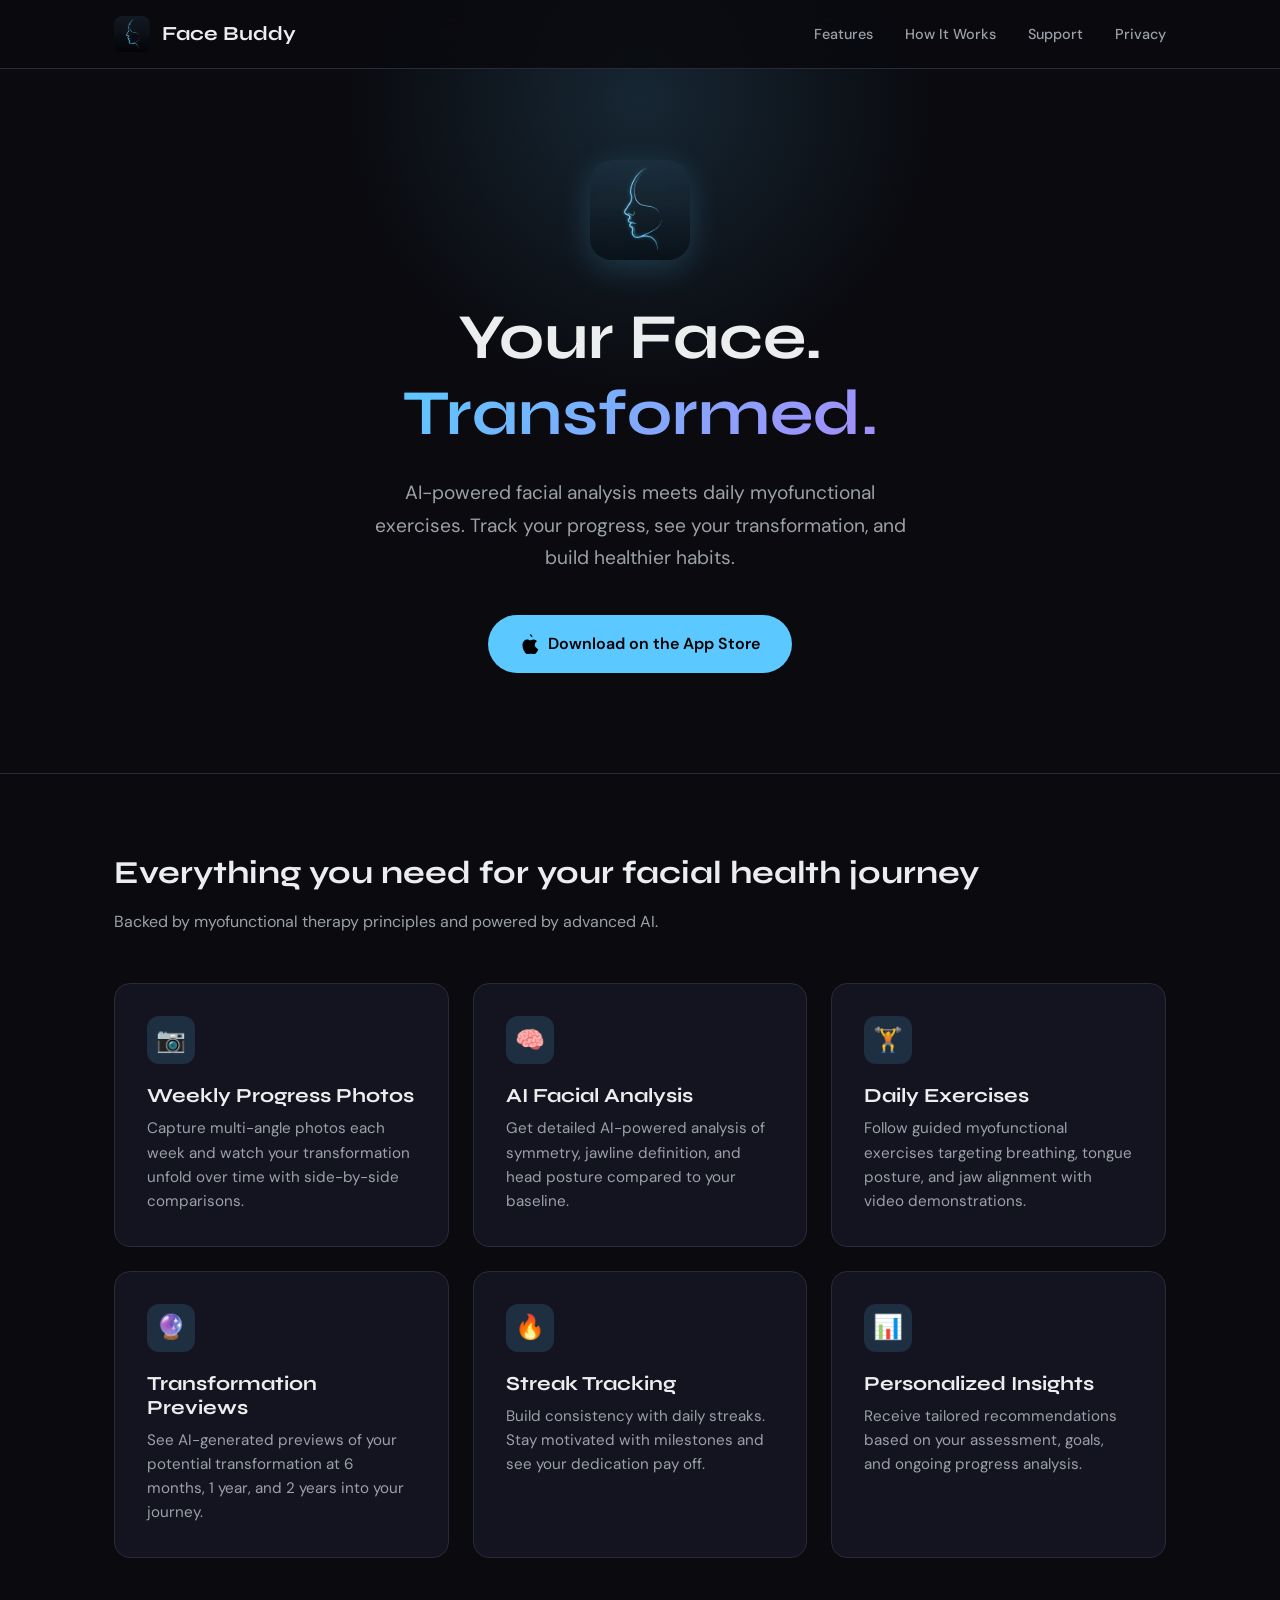
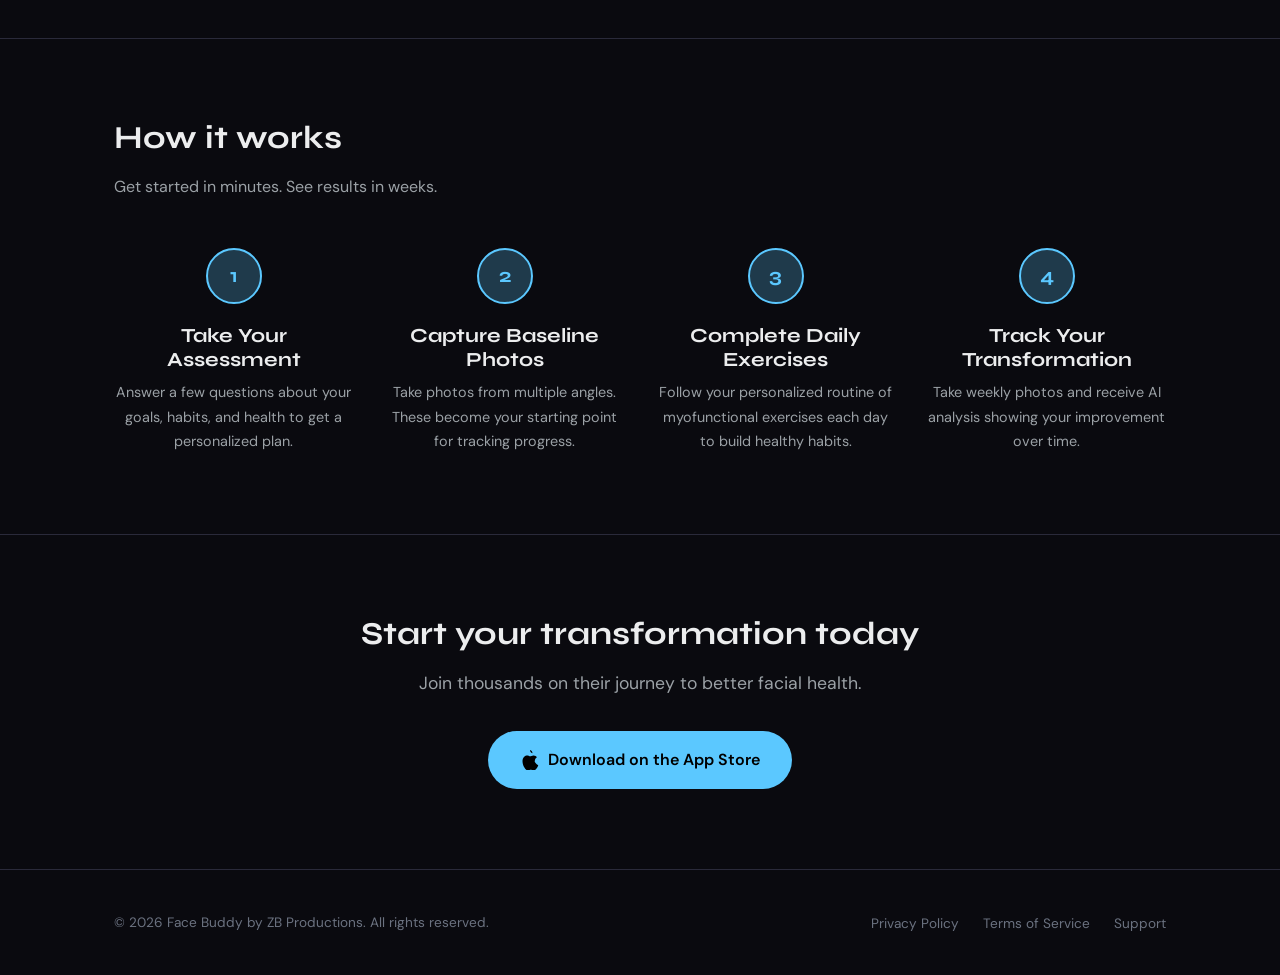
<file: index.html>
<!DOCTYPE html>
<html lang="en">
<head>
  <meta charset="UTF-8">
  <meta name="viewport" content="width=device-width, initial-scale=1.0">
  <title>Face Buddy — AI-Powered Facial Health & Transformation</title>
  <meta name="description" content="Track your facial transformation with AI-powered analysis, daily myofunctional exercises, and weekly progress photos. Start your journey today.">
  <meta property="og:title" content="Face Buddy — AI-Powered Facial Health & Transformation">
  <meta property="og:description" content="Track your facial transformation with AI-powered analysis and daily exercises.">
  <meta property="og:type" content="website">
  <meta property="og:url" content="https://tryfacebuddy.com">
  <link rel="icon" type="image/png" href="favicon.png">
  <link rel="stylesheet" href="styles.css">
</head>
<body>

  <!-- Navigation -->
  <nav class="nav">
    <div class="container">
      <a href="/" class="nav__logo">
        <img src="icon.png" alt="Face Buddy icon">
        Face Buddy
      </a>
      <ul class="nav__links">
        <li><a href="#features">Features</a></li>
        <li><a href="#how-it-works">How It Works</a></li>
        <li><a href="support.html">Support</a></li>
        <li><a href="privacy.html">Privacy</a></li>
      </ul>
    </div>
  </nav>

  <!-- Hero -->
  <section class="hero">
    <div class="container">
      <img src="icon.png" alt="Face Buddy App Icon" class="hero__app-icon">
      <h1>Your Face.<br><span>Transformed.</span></h1>
      <p class="hero__subtitle">
        AI-powered facial analysis meets daily myofunctional exercises.
        Track your progress, see your transformation, and build healthier habits.
      </p>
      <a href="#" class="hero__cta">
        <svg width="20" height="20" viewBox="0 0 384 512" fill="currentColor"><path d="M318.7 268.7c-.2-36.7 16.4-64.4 50-84.8-18.8-27.1-46.8-42.2-83.3-45.6-34.7-3.3-72.7 20.5-86.7 20.5-14.8 0-48.3-19.5-74.1-19.5C63.2 140.2 0 185.3 0 287.4c0 30.1 5.5 61.2 16.4 93.5 14.6 42.1 67.2 145.4 122 143.7 28.8-.7 49.1-20.6 74.3-20.6 24.5 0 43.4 20.6 74.3 20 56.4-1 102.4-92.4 116.2-134.7-73.3-34.8-109.5-111.2-84.5-121.6zM256 80c0-31.2-22.6-72-64-80 0 31.2 22.6 72 64 80z"/></svg>
        Download on the App Store
      </a>
    </div>
  </section>

  <!-- Features -->
  <section id="features" class="section section--bordered">
    <div class="container">
      <h2>Everything you need for your facial health journey</h2>
      <p>Backed by myofunctional therapy principles and powered by advanced AI.</p>

      <div class="features__grid">
        <div class="feature-card">
          <div class="feature-card__icon">&#128247;</div>
          <h3>Weekly Progress Photos</h3>
          <p>Capture multi-angle photos each week and watch your transformation unfold over time with side-by-side comparisons.</p>
        </div>

        <div class="feature-card">
          <div class="feature-card__icon">&#129504;</div>
          <h3>AI Facial Analysis</h3>
          <p>Get detailed AI-powered analysis of symmetry, jawline definition, and head posture compared to your baseline.</p>
        </div>

        <div class="feature-card">
          <div class="feature-card__icon">&#127947;</div>
          <h3>Daily Exercises</h3>
          <p>Follow guided myofunctional exercises targeting breathing, tongue posture, and jaw alignment with video demonstrations.</p>
        </div>

        <div class="feature-card">
          <div class="feature-card__icon">&#128302;</div>
          <h3>Transformation Previews</h3>
          <p>See AI-generated previews of your potential transformation at 6 months, 1 year, and 2 years into your journey.</p>
        </div>

        <div class="feature-card">
          <div class="feature-card__icon">&#128293;</div>
          <h3>Streak Tracking</h3>
          <p>Build consistency with daily streaks. Stay motivated with milestones and see your dedication pay off.</p>
        </div>

        <div class="feature-card">
          <div class="feature-card__icon">&#128202;</div>
          <h3>Personalized Insights</h3>
          <p>Receive tailored recommendations based on your assessment, goals, and ongoing progress analysis.</p>
        </div>
      </div>
    </div>
  </section>

  <!-- How It Works -->
  <section id="how-it-works" class="section section--bordered">
    <div class="container">
      <h2>How it works</h2>
      <p>Get started in minutes. See results in weeks.</p>

      <div class="steps">
        <div class="step">
          <div class="step__number">1</div>
          <h3>Take Your Assessment</h3>
          <p>Answer a few questions about your goals, habits, and health to get a personalized plan.</p>
        </div>

        <div class="step">
          <div class="step__number">2</div>
          <h3>Capture Baseline Photos</h3>
          <p>Take photos from multiple angles. These become your starting point for tracking progress.</p>
        </div>

        <div class="step">
          <div class="step__number">3</div>
          <h3>Complete Daily Exercises</h3>
          <p>Follow your personalized routine of myofunctional exercises each day to build healthy habits.</p>
        </div>

        <div class="step">
          <div class="step__number">4</div>
          <h3>Track Your Transformation</h3>
          <p>Take weekly photos and receive AI analysis showing your improvement over time.</p>
        </div>
      </div>
    </div>
  </section>

  <!-- CTA -->
  <section class="cta-section section--bordered">
    <div class="container">
      <h2>Start your transformation today</h2>
      <p>Join thousands on their journey to better facial health.</p>
      <a href="#" class="hero__cta">
        <svg width="20" height="20" viewBox="0 0 384 512" fill="currentColor"><path d="M318.7 268.7c-.2-36.7 16.4-64.4 50-84.8-18.8-27.1-46.8-42.2-83.3-45.6-34.7-3.3-72.7 20.5-86.7 20.5-14.8 0-48.3-19.5-74.1-19.5C63.2 140.2 0 185.3 0 287.4c0 30.1 5.5 61.2 16.4 93.5 14.6 42.1 67.2 145.4 122 143.7 28.8-.7 49.1-20.6 74.3-20.6 24.5 0 43.4 20.6 74.3 20 56.4-1 102.4-92.4 116.2-134.7-73.3-34.8-109.5-111.2-84.5-121.6zM256 80c0-31.2-22.6-72-64-80 0 31.2 22.6 72 64 80z"/></svg>
        Download on the App Store
      </a>
    </div>
  </section>

  <!-- Footer -->
  <footer class="footer">
    <div class="container">
      <span class="footer__copy">&copy; 2026 Face Buddy by ZB Productions. All rights reserved.</span>
      <ul class="footer__links">
        <li><a href="privacy.html">Privacy Policy</a></li>
        <li><a href="terms.html">Terms of Service</a></li>
        <li><a href="support.html">Support</a></li>
      </ul>
    </div>
  </footer>

</body>
</html>
</file>
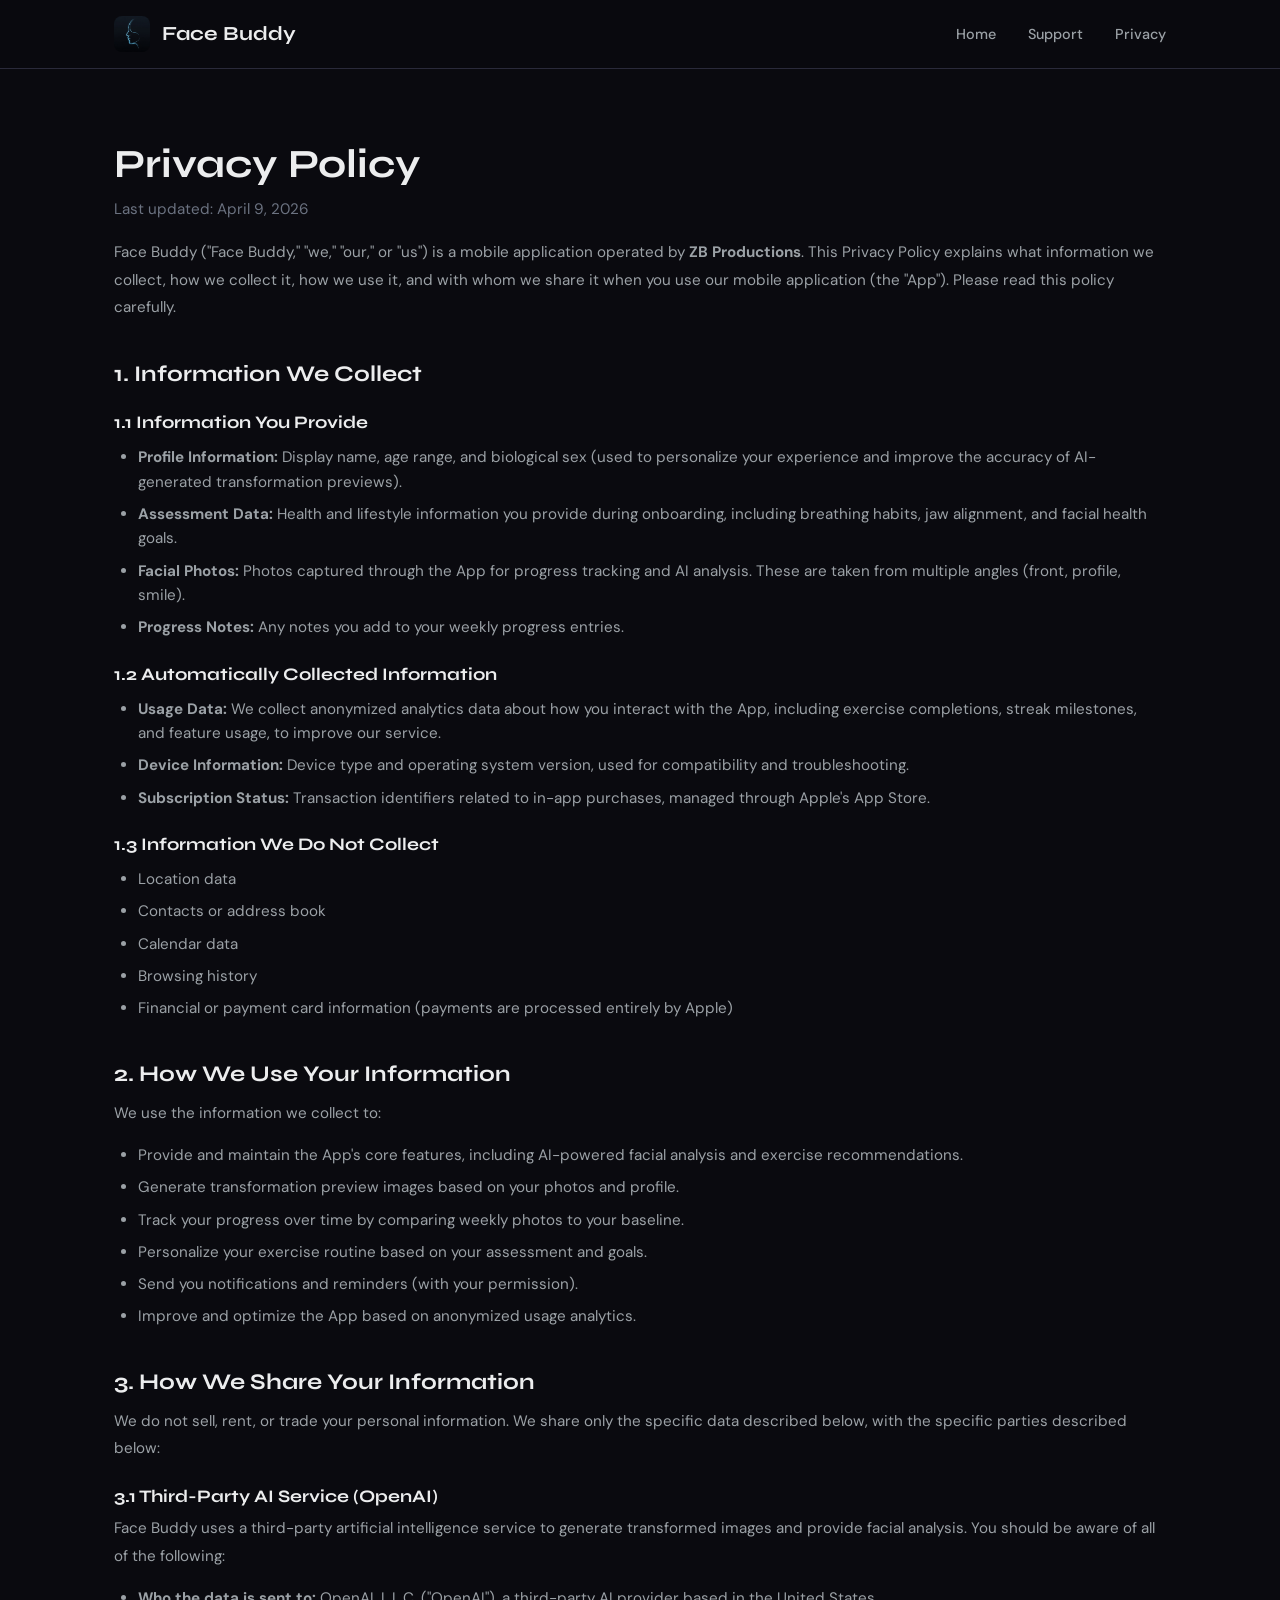
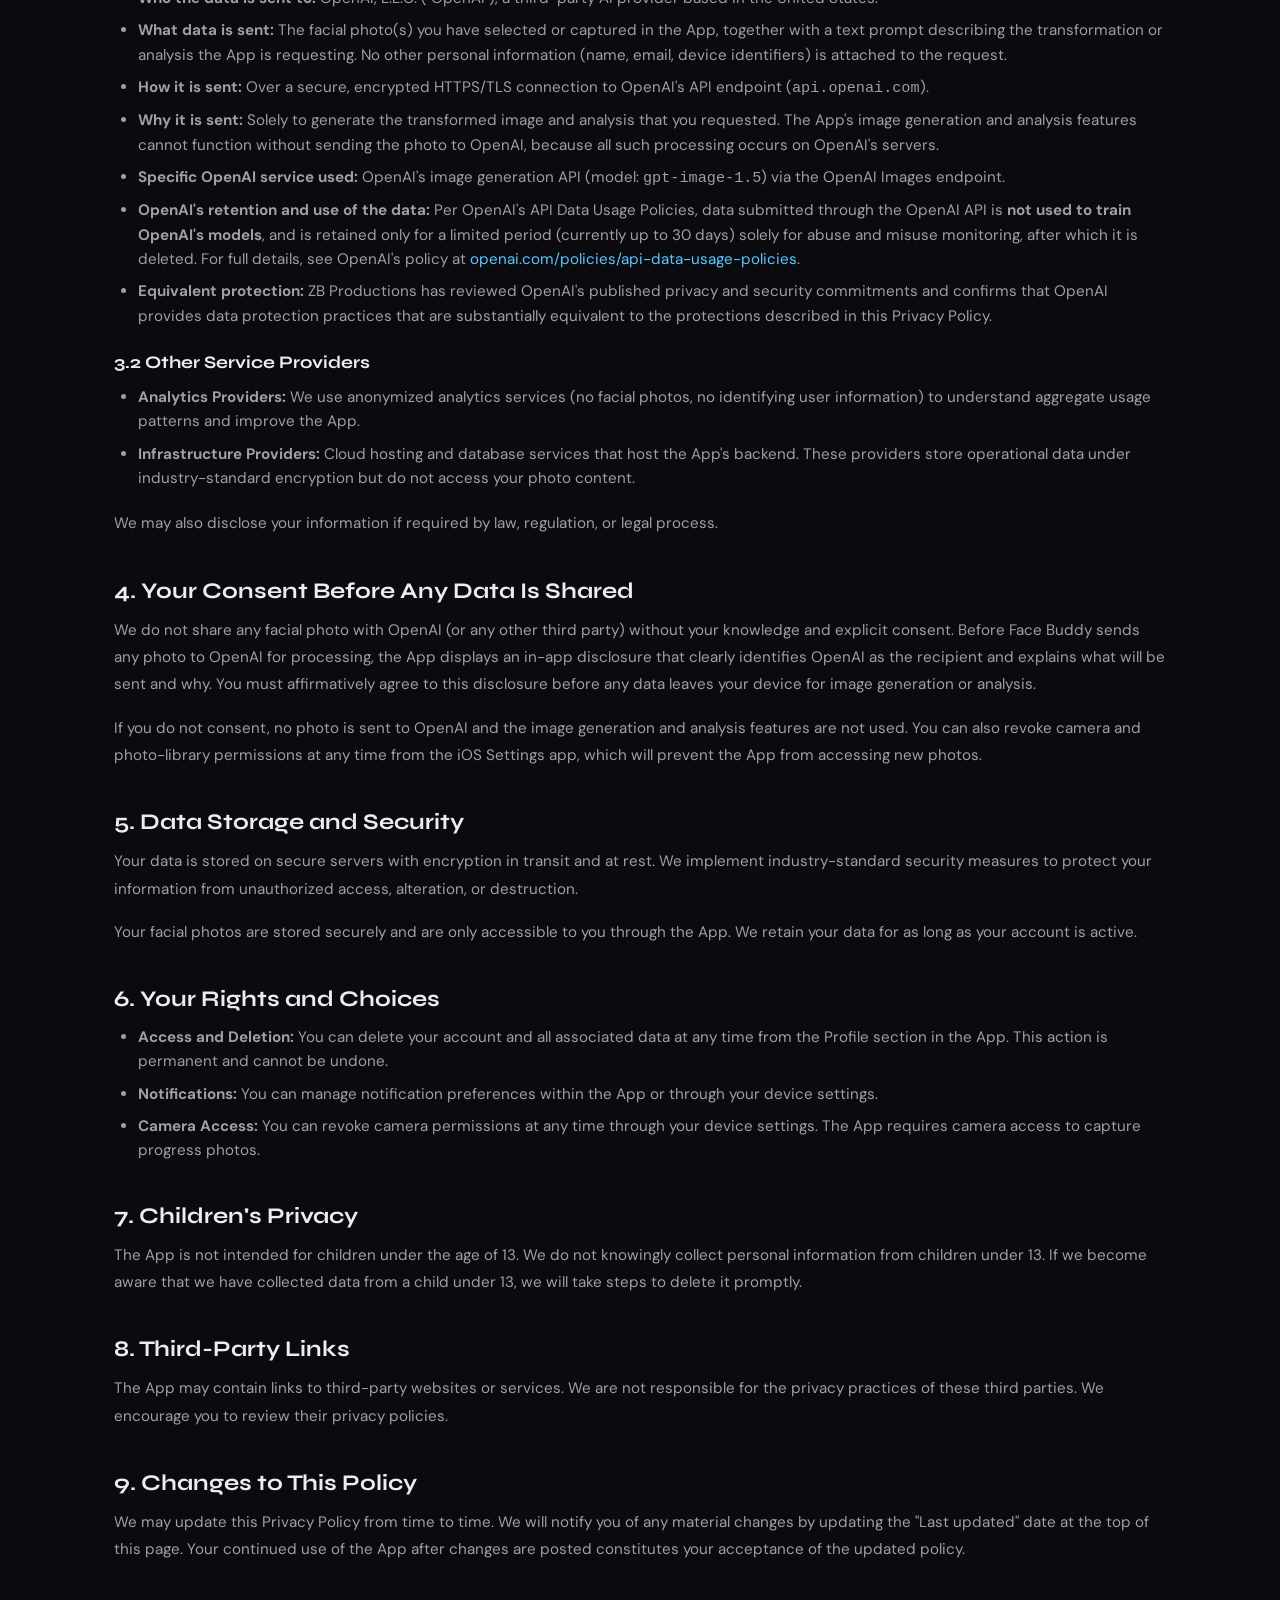
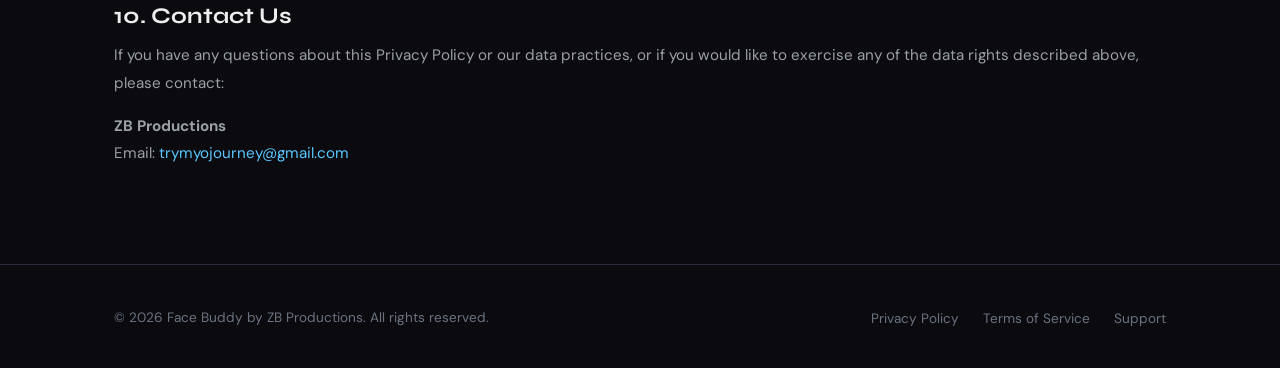
<file: privacy.html>
<!DOCTYPE html>
<html lang="en">
<head>
  <meta charset="UTF-8">
  <meta name="viewport" content="width=device-width, initial-scale=1.0">
  <title>Privacy Policy — Face Buddy</title>
  <meta name="description" content="Privacy Policy for Face Buddy — how we collect, use, and protect your data.">
  <link rel="icon" type="image/png" href="favicon.png">
  <link rel="stylesheet" href="styles.css">
</head>
<body>

  <!-- Navigation -->
  <nav class="nav">
    <div class="container">
      <a href="/" class="nav__logo">
        <img src="icon.png" alt="Face Buddy icon">
        Face Buddy
      </a>
      <ul class="nav__links">
        <li><a href="/">Home</a></li>
        <li><a href="support.html">Support</a></li>
        <li><a href="privacy.html">Privacy</a></li>
      </ul>
    </div>
  </nav>

  <!-- Privacy Policy -->
  <section class="legal">
    <div class="container">
      <h1>Privacy Policy</h1>
      <p class="legal__updated">Last updated: April 9, 2026</p>

      <p>Face Buddy ("Face Buddy," "we," "our," or "us") is a mobile application operated by <strong>ZB Productions</strong>. This Privacy Policy explains what information we collect, how we collect it, how we use it, and with whom we share it when you use our mobile application (the "App"). Please read this policy carefully.</p>

      <h2>1. Information We Collect</h2>

      <h3>1.1 Information You Provide</h3>
      <ul>
        <li><strong>Profile Information:</strong> Display name, age range, and biological sex (used to personalize your experience and improve the accuracy of AI-generated transformation previews).</li>
        <li><strong>Assessment Data:</strong> Health and lifestyle information you provide during onboarding, including breathing habits, jaw alignment, and facial health goals.</li>
        <li><strong>Facial Photos:</strong> Photos captured through the App for progress tracking and AI analysis. These are taken from multiple angles (front, profile, smile).</li>
        <li><strong>Progress Notes:</strong> Any notes you add to your weekly progress entries.</li>
      </ul>

      <h3>1.2 Automatically Collected Information</h3>
      <ul>
        <li><strong>Usage Data:</strong> We collect anonymized analytics data about how you interact with the App, including exercise completions, streak milestones, and feature usage, to improve our service.</li>
        <li><strong>Device Information:</strong> Device type and operating system version, used for compatibility and troubleshooting.</li>
        <li><strong>Subscription Status:</strong> Transaction identifiers related to in-app purchases, managed through Apple's App Store.</li>
      </ul>

      <h3>1.3 Information We Do Not Collect</h3>
      <ul>
        <li>Location data</li>
        <li>Contacts or address book</li>
        <li>Calendar data</li>
        <li>Browsing history</li>
        <li>Financial or payment card information (payments are processed entirely by Apple)</li>
      </ul>

      <h2>2. How We Use Your Information</h2>
      <p>We use the information we collect to:</p>
      <ul>
        <li>Provide and maintain the App's core features, including AI-powered facial analysis and exercise recommendations.</li>
        <li>Generate transformation preview images based on your photos and profile.</li>
        <li>Track your progress over time by comparing weekly photos to your baseline.</li>
        <li>Personalize your exercise routine based on your assessment and goals.</li>
        <li>Send you notifications and reminders (with your permission).</li>
        <li>Improve and optimize the App based on anonymized usage analytics.</li>
      </ul>

      <h2>3. How We Share Your Information</h2>
      <p>We do not sell, rent, or trade your personal information. We share only the specific data described below, with the specific parties described below:</p>

      <h3>3.1 Third-Party AI Service (OpenAI)</h3>
      <p>Face Buddy uses a third-party artificial intelligence service to generate transformed images and provide facial analysis. You should be aware of all of the following:</p>
      <ul>
        <li><strong>Who the data is sent to:</strong> OpenAI, L.L.C. ("OpenAI"), a third-party AI provider based in the United States.</li>
        <li><strong>What data is sent:</strong> The facial photo(s) you have selected or captured in the App, together with a text prompt describing the transformation or analysis the App is requesting. No other personal information (name, email, device identifiers) is attached to the request.</li>
        <li><strong>How it is sent:</strong> Over a secure, encrypted HTTPS/TLS connection to OpenAI's API endpoint (<code>api.openai.com</code>).</li>
        <li><strong>Why it is sent:</strong> Solely to generate the transformed image and analysis that you requested. The App's image generation and analysis features cannot function without sending the photo to OpenAI, because all such processing occurs on OpenAI's servers.</li>
        <li><strong>Specific OpenAI service used:</strong> OpenAI's image generation API (model: <code>gpt-image-1.5</code>) via the OpenAI Images endpoint.</li>
        <li><strong>OpenAI's retention and use of the data:</strong> Per OpenAI's API Data Usage Policies, data submitted through the OpenAI API is <strong>not used to train OpenAI's models</strong>, and is retained only for a limited period (currently up to 30 days) solely for abuse and misuse monitoring, after which it is deleted. For full details, see OpenAI's policy at <a href="https://openai.com/policies/api-data-usage-policies" target="_blank" rel="noopener">openai.com/policies/api-data-usage-policies</a>.</li>
        <li><strong>Equivalent protection:</strong> ZB Productions has reviewed OpenAI's published privacy and security commitments and confirms that OpenAI provides data protection practices that are substantially equivalent to the protections described in this Privacy Policy.</li>
      </ul>

      <h3>3.2 Other Service Providers</h3>
      <ul>
        <li><strong>Analytics Providers:</strong> We use anonymized analytics services (no facial photos, no identifying user information) to understand aggregate usage patterns and improve the App.</li>
        <li><strong>Infrastructure Providers:</strong> Cloud hosting and database services that host the App's backend. These providers store operational data under industry-standard encryption but do not access your photo content.</li>
      </ul>

      <p>We may also disclose your information if required by law, regulation, or legal process.</p>

      <h2>4. Your Consent Before Any Data Is Shared</h2>
      <p>We do not share any facial photo with OpenAI (or any other third party) without your knowledge and explicit consent. Before Face Buddy sends any photo to OpenAI for processing, the App displays an in-app disclosure that clearly identifies OpenAI as the recipient and explains what will be sent and why. You must affirmatively agree to this disclosure before any data leaves your device for image generation or analysis.</p>
      <p>If you do not consent, no photo is sent to OpenAI and the image generation and analysis features are not used. You can also revoke camera and photo-library permissions at any time from the iOS Settings app, which will prevent the App from accessing new photos.</p>

      <h2>5. Data Storage and Security</h2>
      <p>Your data is stored on secure servers with encryption in transit and at rest. We implement industry-standard security measures to protect your information from unauthorized access, alteration, or destruction.</p>
      <p>Your facial photos are stored securely and are only accessible to you through the App. We retain your data for as long as your account is active.</p>

      <h2>6. Your Rights and Choices</h2>
      <ul>
        <li><strong>Access and Deletion:</strong> You can delete your account and all associated data at any time from the Profile section in the App. This action is permanent and cannot be undone.</li>
        <li><strong>Notifications:</strong> You can manage notification preferences within the App or through your device settings.</li>
        <li><strong>Camera Access:</strong> You can revoke camera permissions at any time through your device settings. The App requires camera access to capture progress photos.</li>
      </ul>

      <h2>7. Children's Privacy</h2>
      <p>The App is not intended for children under the age of 13. We do not knowingly collect personal information from children under 13. If we become aware that we have collected data from a child under 13, we will take steps to delete it promptly.</p>

      <h2>8. Third-Party Links</h2>
      <p>The App may contain links to third-party websites or services. We are not responsible for the privacy practices of these third parties. We encourage you to review their privacy policies.</p>

      <h2>9. Changes to This Policy</h2>
      <p>We may update this Privacy Policy from time to time. We will notify you of any material changes by updating the "Last updated" date at the top of this page. Your continued use of the App after changes are posted constitutes your acceptance of the updated policy.</p>

      <h2>10. Contact Us</h2>
      <p>If you have any questions about this Privacy Policy or our data practices, or if you would like to exercise any of the data rights described above, please contact:</p>
      <p>
        <strong>ZB Productions</strong><br>
        Email: <a href="mailto:trymyojourney@gmail.com">trymyojourney@gmail.com</a>
      </p>
    </div>
  </section>

  <!-- Footer -->
  <footer class="footer">
    <div class="container">
      <span class="footer__copy">&copy; 2026 Face Buddy by ZB Productions. All rights reserved.</span>
      <ul class="footer__links">
        <li><a href="privacy.html">Privacy Policy</a></li>
        <li><a href="terms.html">Terms of Service</a></li>
        <li><a href="support.html">Support</a></li>
      </ul>
    </div>
  </footer>

</body>
</html>
</file>
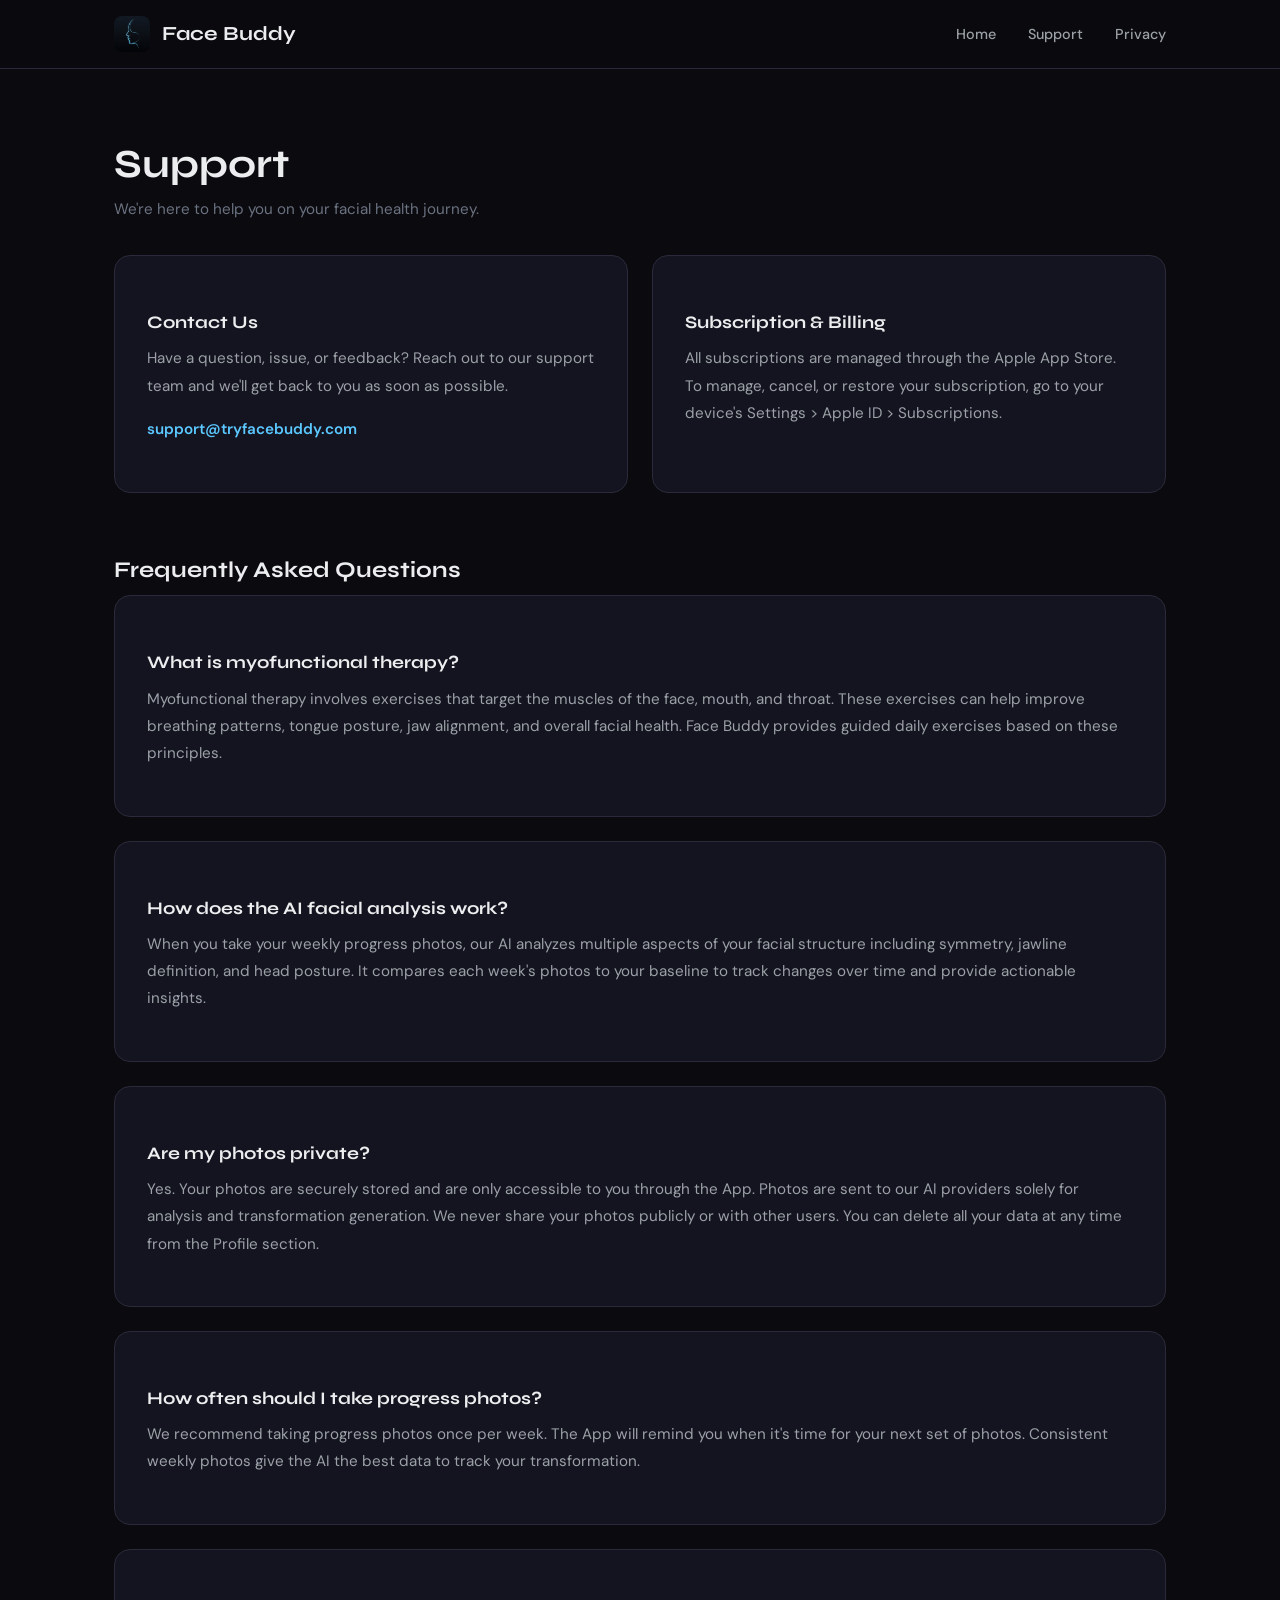
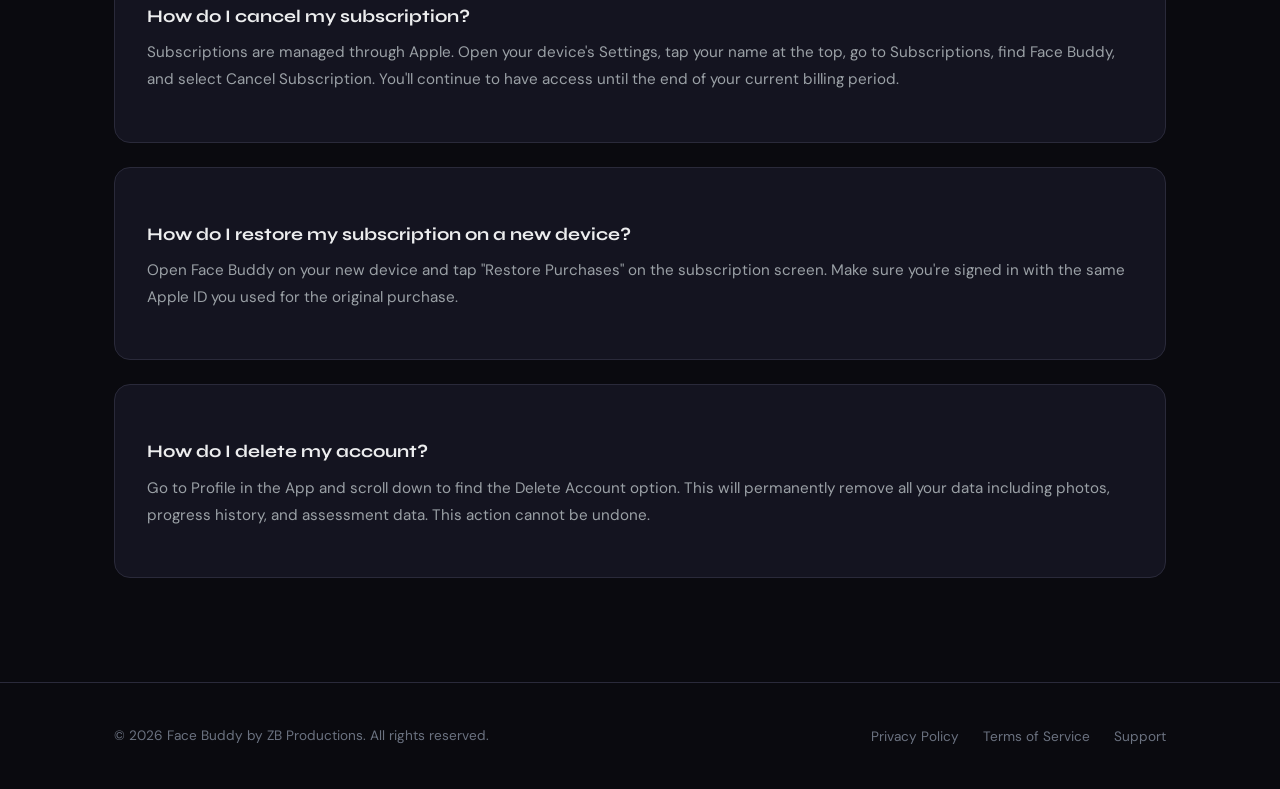
<file: support.html>
<!DOCTYPE html>
<html lang="en">
<head>
  <meta charset="UTF-8">
  <meta name="viewport" content="width=device-width, initial-scale=1.0">
  <title>Support — Face Buddy</title>
  <meta name="description" content="Get help with Face Buddy. Contact our support team or find answers to common questions.">
  <link rel="icon" type="image/png" href="favicon.png">
  <link rel="stylesheet" href="styles.css">
</head>
<body>

  <!-- Navigation -->
  <nav class="nav">
    <div class="container">
      <a href="/" class="nav__logo">
        <img src="icon.png" alt="Face Buddy icon">
        Face Buddy
      </a>
      <ul class="nav__links">
        <li><a href="/">Home</a></li>
        <li><a href="support.html">Support</a></li>
        <li><a href="privacy.html">Privacy</a></li>
      </ul>
    </div>
  </nav>

  <!-- Support Content -->
  <section class="legal">
    <div class="container">
      <h1>Support</h1>
      <p class="legal__updated">We're here to help you on your facial health journey.</p>

      <div class="support-grid">
        <div class="support-card">
          <h3>Contact Us</h3>
          <p>Have a question, issue, or feedback? Reach out to our support team and we'll get back to you as soon as possible.</p>
          <p><a href="mailto:support@tryfacebuddy.com">support@tryfacebuddy.com</a></p>
        </div>

        <div class="support-card">
          <h3>Subscription & Billing</h3>
          <p>All subscriptions are managed through the Apple App Store. To manage, cancel, or restore your subscription, go to your device's Settings > Apple ID > Subscriptions.</p>
        </div>
      </div>

      <h2>Frequently Asked Questions</h2>

      <div class="support-card">
        <h3>What is myofunctional therapy?</h3>
        <p>Myofunctional therapy involves exercises that target the muscles of the face, mouth, and throat. These exercises can help improve breathing patterns, tongue posture, jaw alignment, and overall facial health. Face Buddy provides guided daily exercises based on these principles.</p>
      </div>

      <div class="support-card">
        <h3>How does the AI facial analysis work?</h3>
        <p>When you take your weekly progress photos, our AI analyzes multiple aspects of your facial structure including symmetry, jawline definition, and head posture. It compares each week's photos to your baseline to track changes over time and provide actionable insights.</p>
      </div>

      <div class="support-card">
        <h3>Are my photos private?</h3>
        <p>Yes. Your photos are securely stored and are only accessible to you through the App. Photos are sent to our AI providers solely for analysis and transformation generation. We never share your photos publicly or with other users. You can delete all your data at any time from the Profile section.</p>
      </div>

      <div class="support-card">
        <h3>How often should I take progress photos?</h3>
        <p>We recommend taking progress photos once per week. The App will remind you when it's time for your next set of photos. Consistent weekly photos give the AI the best data to track your transformation.</p>
      </div>

      <div class="support-card">
        <h3>How do I cancel my subscription?</h3>
        <p>Subscriptions are managed through Apple. Open your device's Settings, tap your name at the top, go to Subscriptions, find Face Buddy, and select Cancel Subscription. You'll continue to have access until the end of your current billing period.</p>
      </div>

      <div class="support-card">
        <h3>How do I restore my subscription on a new device?</h3>
        <p>Open Face Buddy on your new device and tap "Restore Purchases" on the subscription screen. Make sure you're signed in with the same Apple ID you used for the original purchase.</p>
      </div>

      <div class="support-card">
        <h3>How do I delete my account?</h3>
        <p>Go to Profile in the App and scroll down to find the Delete Account option. This will permanently remove all your data including photos, progress history, and assessment data. This action cannot be undone.</p>
      </div>

    </div>
  </section>

  <!-- Footer -->
  <footer class="footer">
    <div class="container">
      <span class="footer__copy">&copy; 2026 Face Buddy by ZB Productions. All rights reserved.</span>
      <ul class="footer__links">
        <li><a href="privacy.html">Privacy Policy</a></li>
        <li><a href="terms.html">Terms of Service</a></li>
        <li><a href="support.html">Support</a></li>
      </ul>
    </div>
  </footer>

</body>
</html>
</file>
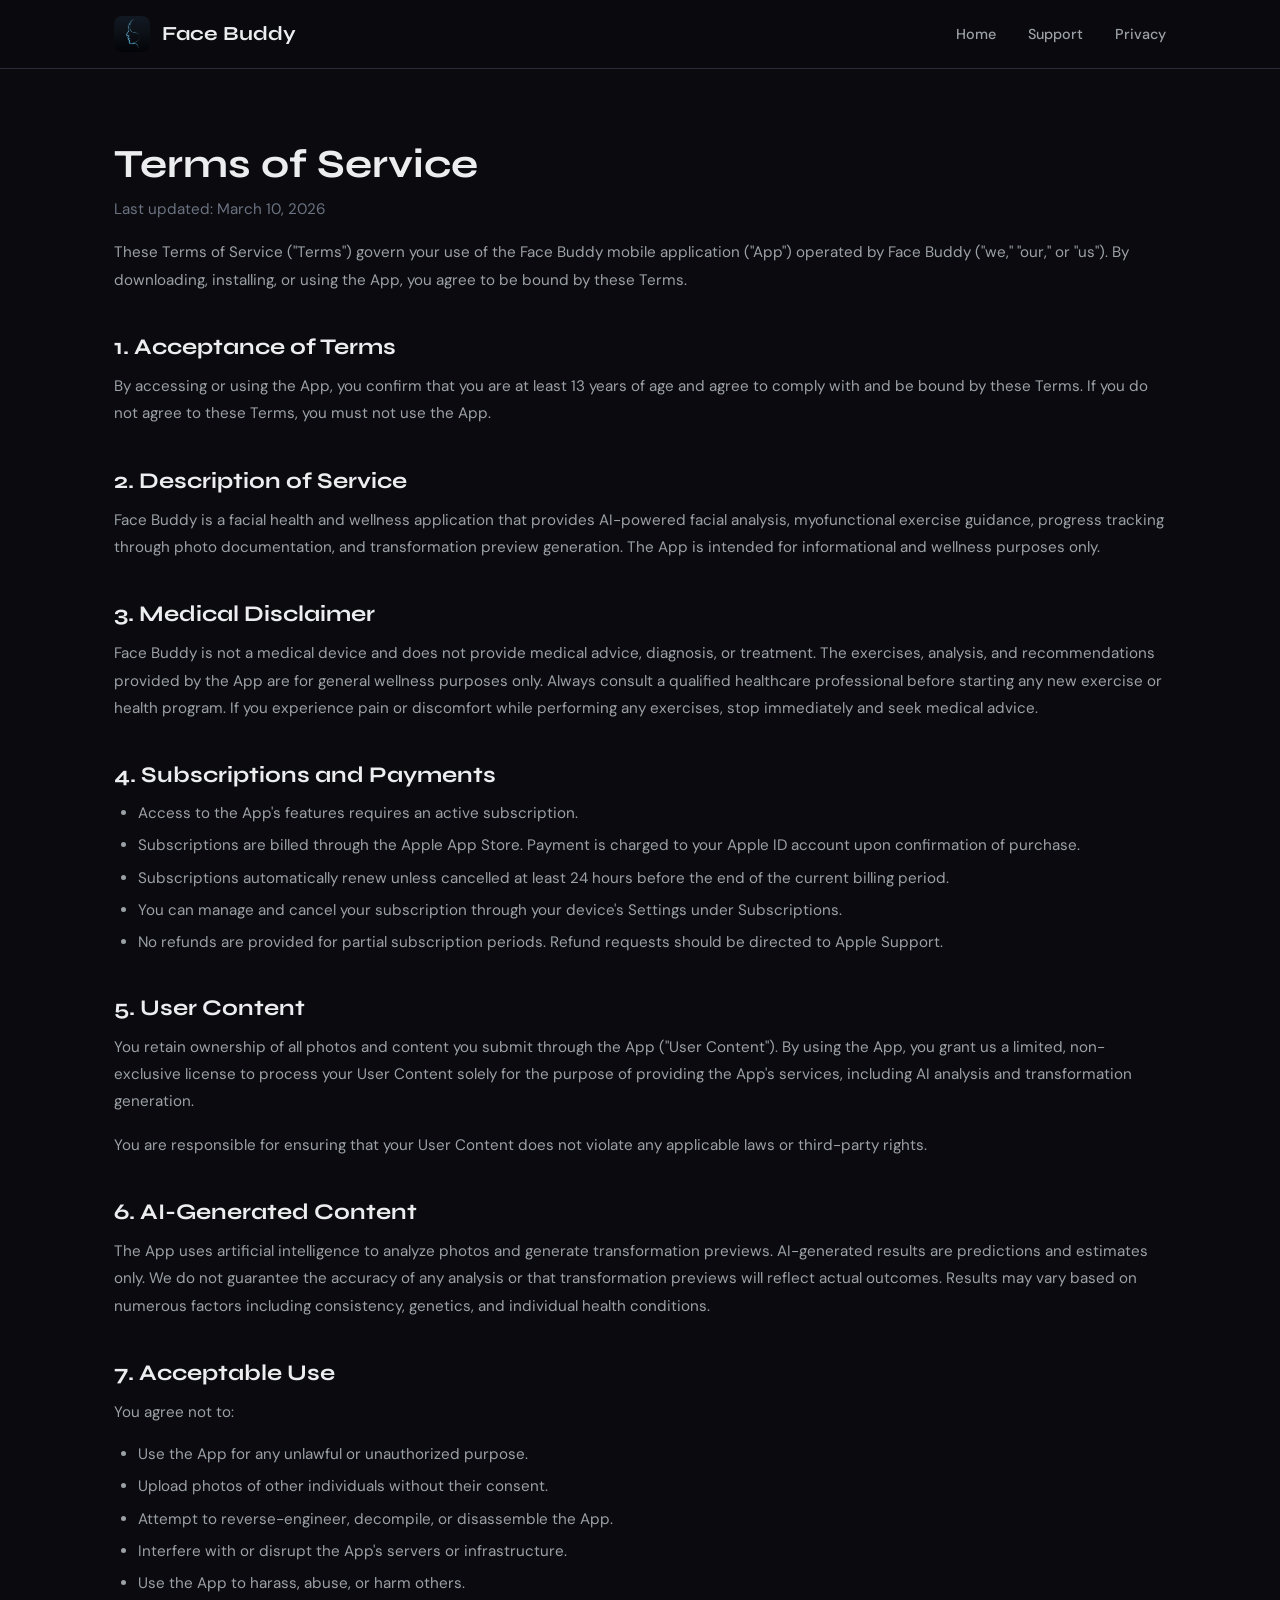
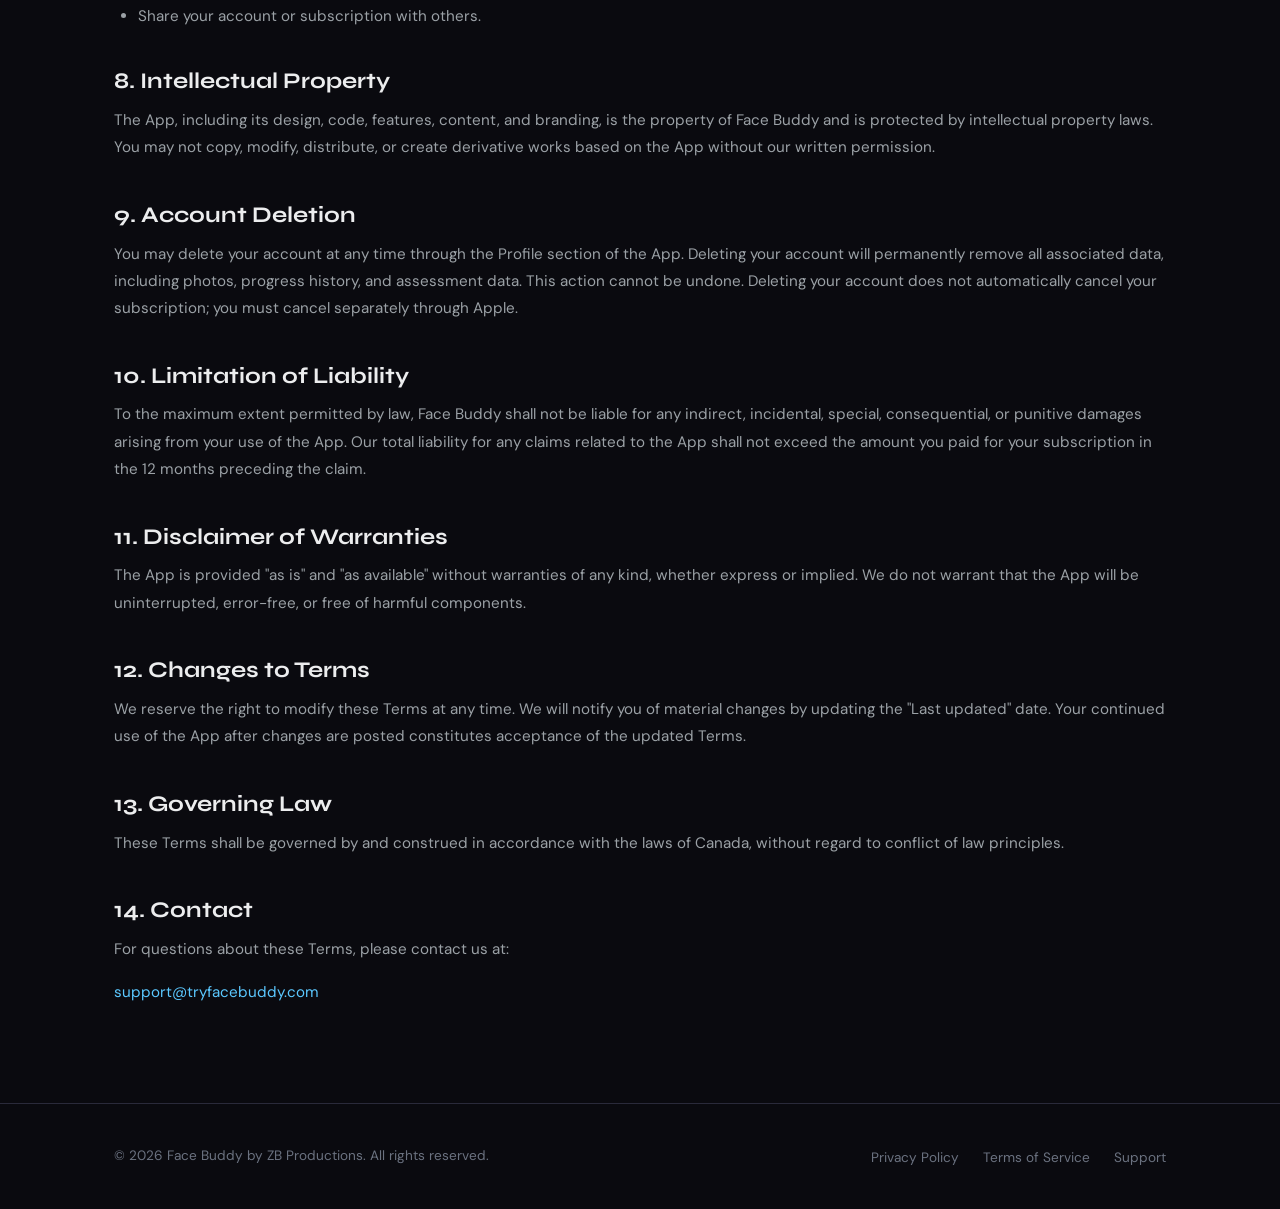
<file: terms.html>
<!DOCTYPE html>
<html lang="en">
<head>
  <meta charset="UTF-8">
  <meta name="viewport" content="width=device-width, initial-scale=1.0">
  <title>Terms of Service — Face Buddy</title>
  <meta name="description" content="Terms of Service for Face Buddy.">
  <link rel="icon" type="image/png" href="favicon.png">
  <link rel="stylesheet" href="styles.css">
</head>
<body>

  <!-- Navigation -->
  <nav class="nav">
    <div class="container">
      <a href="/" class="nav__logo">
        <img src="icon.png" alt="Face Buddy icon">
        Face Buddy
      </a>
      <ul class="nav__links">
        <li><a href="/">Home</a></li>
        <li><a href="support.html">Support</a></li>
        <li><a href="privacy.html">Privacy</a></li>
      </ul>
    </div>
  </nav>

  <!-- Terms of Service -->
  <section class="legal">
    <div class="container">
      <h1>Terms of Service</h1>
      <p class="legal__updated">Last updated: March 10, 2026</p>

      <p>These Terms of Service ("Terms") govern your use of the Face Buddy mobile application ("App") operated by Face Buddy ("we," "our," or "us"). By downloading, installing, or using the App, you agree to be bound by these Terms.</p>

      <h2>1. Acceptance of Terms</h2>
      <p>By accessing or using the App, you confirm that you are at least 13 years of age and agree to comply with and be bound by these Terms. If you do not agree to these Terms, you must not use the App.</p>

      <h2>2. Description of Service</h2>
      <p>Face Buddy is a facial health and wellness application that provides AI-powered facial analysis, myofunctional exercise guidance, progress tracking through photo documentation, and transformation preview generation. The App is intended for informational and wellness purposes only.</p>

      <h2>3. Medical Disclaimer</h2>
      <p>Face Buddy is not a medical device and does not provide medical advice, diagnosis, or treatment. The exercises, analysis, and recommendations provided by the App are for general wellness purposes only. Always consult a qualified healthcare professional before starting any new exercise or health program. If you experience pain or discomfort while performing any exercises, stop immediately and seek medical advice.</p>

      <h2>4. Subscriptions and Payments</h2>
      <ul>
        <li>Access to the App's features requires an active subscription.</li>
        <li>Subscriptions are billed through the Apple App Store. Payment is charged to your Apple ID account upon confirmation of purchase.</li>
        <li>Subscriptions automatically renew unless cancelled at least 24 hours before the end of the current billing period.</li>
        <li>You can manage and cancel your subscription through your device's Settings under Subscriptions.</li>
        <li>No refunds are provided for partial subscription periods. Refund requests should be directed to Apple Support.</li>
      </ul>

      <h2>5. User Content</h2>
      <p>You retain ownership of all photos and content you submit through the App ("User Content"). By using the App, you grant us a limited, non-exclusive license to process your User Content solely for the purpose of providing the App's services, including AI analysis and transformation generation.</p>
      <p>You are responsible for ensuring that your User Content does not violate any applicable laws or third-party rights.</p>

      <h2>6. AI-Generated Content</h2>
      <p>The App uses artificial intelligence to analyze photos and generate transformation previews. AI-generated results are predictions and estimates only. We do not guarantee the accuracy of any analysis or that transformation previews will reflect actual outcomes. Results may vary based on numerous factors including consistency, genetics, and individual health conditions.</p>

      <h2>7. Acceptable Use</h2>
      <p>You agree not to:</p>
      <ul>
        <li>Use the App for any unlawful or unauthorized purpose.</li>
        <li>Upload photos of other individuals without their consent.</li>
        <li>Attempt to reverse-engineer, decompile, or disassemble the App.</li>
        <li>Interfere with or disrupt the App's servers or infrastructure.</li>
        <li>Use the App to harass, abuse, or harm others.</li>
        <li>Share your account or subscription with others.</li>
      </ul>

      <h2>8. Intellectual Property</h2>
      <p>The App, including its design, code, features, content, and branding, is the property of Face Buddy and is protected by intellectual property laws. You may not copy, modify, distribute, or create derivative works based on the App without our written permission.</p>

      <h2>9. Account Deletion</h2>
      <p>You may delete your account at any time through the Profile section of the App. Deleting your account will permanently remove all associated data, including photos, progress history, and assessment data. This action cannot be undone. Deleting your account does not automatically cancel your subscription; you must cancel separately through Apple.</p>

      <h2>10. Limitation of Liability</h2>
      <p>To the maximum extent permitted by law, Face Buddy shall not be liable for any indirect, incidental, special, consequential, or punitive damages arising from your use of the App. Our total liability for any claims related to the App shall not exceed the amount you paid for your subscription in the 12 months preceding the claim.</p>

      <h2>11. Disclaimer of Warranties</h2>
      <p>The App is provided "as is" and "as available" without warranties of any kind, whether express or implied. We do not warrant that the App will be uninterrupted, error-free, or free of harmful components.</p>

      <h2>12. Changes to Terms</h2>
      <p>We reserve the right to modify these Terms at any time. We will notify you of material changes by updating the "Last updated" date. Your continued use of the App after changes are posted constitutes acceptance of the updated Terms.</p>

      <h2>13. Governing Law</h2>
      <p>These Terms shall be governed by and construed in accordance with the laws of Canada, without regard to conflict of law principles.</p>

      <h2>14. Contact</h2>
      <p>For questions about these Terms, please contact us at:</p>
      <p><a href="mailto:support@tryfacebuddy.com">support@tryfacebuddy.com</a></p>
    </div>
  </section>

  <!-- Footer -->
  <footer class="footer">
    <div class="container">
      <span class="footer__copy">&copy; 2026 Face Buddy by ZB Productions. All rights reserved.</span>
      <ul class="footer__links">
        <li><a href="privacy.html">Privacy Policy</a></li>
        <li><a href="terms.html">Terms of Service</a></li>
        <li><a href="support.html">Support</a></li>
      </ul>
    </div>
  </footer>

</body>
</html>
</file>
<file: styles.css>
/* ============================================
   Face Buddy Website — Global Styles
   ============================================ */

@import url('https://fonts.googleapis.com/css2?family=DM+Sans:ital,opsz,wght@0,9..40,400;0,9..40,500;0,9..40,600;0,9..40,700;1,9..40,400&family=Syne:wght@600;700;800&display=swap');

/* Reset */
*, *::before, *::after {
  margin: 0;
  padding: 0;
  box-sizing: border-box;
}

:root {
  --bg-root: #0A0A0F;
  --bg-default: #141420;
  --bg-secondary: #1E1E2E;
  --border: #2A2A3A;
  --border-light: #3A3A4A;
  --text-primary: #ECEDEE;
  --text-secondary: #9BA1A6;
  --text-tertiary: #6B7280;
  --blue-500: #5BC8FF;
  --blue-600: #3AB8F0;
  --blue-glow: rgba(91, 200, 255, 0.15);
  --blue-glow-strong: rgba(91, 200, 255, 0.25);
  --success: #86EFAC;
  --warning: #FDE68A;
  --error: #FCA5A5;
  --radius-sm: 8px;
  --radius-md: 12px;
  --radius-lg: 16px;
  --radius-xl: 24px;
}

html {
  scroll-behavior: smooth;
}

body {
  font-family: 'DM Sans', -apple-system, BlinkMacSystemFont, sans-serif;
  background-color: var(--bg-root);
  color: var(--text-primary);
  line-height: 1.6;
  -webkit-font-smoothing: antialiased;
  -moz-osx-font-smoothing: grayscale;
}

a {
  color: var(--blue-500);
  text-decoration: none;
  transition: color 0.2s;
}

a:hover {
  color: var(--blue-600);
}

img {
  max-width: 100%;
  height: auto;
}

/* ============================================
   Typography
   ============================================ */

h1, h2, h3 {
  font-family: 'Syne', sans-serif;
  font-weight: 700;
  line-height: 1.2;
}

h1 { font-size: 3rem; }
h2 { font-size: 2rem; margin-bottom: 1rem; }
h3 { font-size: 1.25rem; margin-bottom: 0.5rem; }

p {
  color: var(--text-secondary);
  line-height: 1.7;
}

/* ============================================
   Layout
   ============================================ */

.container {
  max-width: 1100px;
  margin: 0 auto;
  padding: 0 24px;
}

.section {
  padding: 80px 0;
}

.section--bordered {
  border-top: 1px solid var(--border);
}

/* ============================================
   Navigation
   ============================================ */

.nav {
  position: fixed;
  top: 0;
  left: 0;
  right: 0;
  z-index: 100;
  padding: 16px 0;
  background: rgba(10, 10, 15, 0.85);
  backdrop-filter: blur(20px);
  -webkit-backdrop-filter: blur(20px);
  border-bottom: 1px solid var(--border);
}

.nav .container {
  display: flex;
  align-items: center;
  justify-content: space-between;
}

.nav__logo {
  display: flex;
  align-items: center;
  gap: 12px;
  font-family: 'Syne', sans-serif;
  font-weight: 700;
  font-size: 1.25rem;
  color: var(--text-primary);
}

.nav__logo img {
  width: 36px;
  height: 36px;
  border-radius: 8px;
}

.nav__links {
  display: flex;
  align-items: center;
  gap: 32px;
  list-style: none;
}

.nav__links a {
  color: var(--text-secondary);
  font-size: 0.9rem;
  font-weight: 500;
  transition: color 0.2s;
}

.nav__links a:hover {
  color: var(--text-primary);
}

/* ============================================
   Hero
   ============================================ */

.hero {
  padding: 160px 0 100px;
  text-align: center;
  position: relative;
  overflow: hidden;
}

.hero::before {
  content: '';
  position: absolute;
  top: -200px;
  left: 50%;
  transform: translateX(-50%);
  width: 600px;
  height: 600px;
  background: radial-gradient(circle, var(--blue-glow) 0%, transparent 70%);
  pointer-events: none;
}

.hero h1 {
  font-size: clamp(2.5rem, 6vw, 4rem);
  margin-bottom: 24px;
  position: relative;
}

.hero h1 span {
  background: linear-gradient(135deg, var(--blue-500), #A78BFA);
  -webkit-background-clip: text;
  -webkit-text-fill-color: transparent;
  background-clip: text;
}

.hero__subtitle {
  font-size: 1.2rem;
  color: var(--text-secondary);
  max-width: 560px;
  margin: 0 auto 40px;
  line-height: 1.7;
}

.hero__cta {
  display: inline-flex;
  align-items: center;
  gap: 8px;
  padding: 16px 32px;
  background: var(--blue-500);
  color: #000;
  font-weight: 600;
  font-size: 1rem;
  border-radius: 50px;
  transition: background 0.2s, transform 0.15s;
}

.hero__cta:hover {
  background: var(--blue-600);
  color: #000;
  transform: translateY(-1px);
}

.hero__app-icon {
  width: 100px;
  height: 100px;
  border-radius: 22px;
  margin: 0 auto 32px;
  box-shadow: 0 8px 32px rgba(91, 200, 255, 0.2);
}

/* ============================================
   Features
   ============================================ */

.features__grid {
  display: grid;
  grid-template-columns: repeat(auto-fit, minmax(280px, 1fr));
  gap: 24px;
  margin-top: 48px;
}

.feature-card {
  background: var(--bg-default);
  border: 1px solid var(--border);
  border-radius: var(--radius-lg);
  padding: 32px;
  transition: border-color 0.3s, transform 0.2s;
}

.feature-card:hover {
  border-color: var(--border-light);
  transform: translateY(-2px);
}

.feature-card__icon {
  width: 48px;
  height: 48px;
  border-radius: var(--radius-md);
  background: var(--blue-glow);
  display: flex;
  align-items: center;
  justify-content: center;
  margin-bottom: 20px;
  font-size: 1.5rem;
}

.feature-card h3 {
  color: var(--text-primary);
  margin-bottom: 8px;
}

.feature-card p {
  font-size: 0.95rem;
  line-height: 1.6;
}

/* ============================================
   How It Works
   ============================================ */

.steps {
  display: grid;
  grid-template-columns: repeat(auto-fit, minmax(220px, 1fr));
  gap: 32px;
  margin-top: 48px;
  counter-reset: step;
}

.step {
  text-align: center;
  position: relative;
}

.step__number {
  width: 56px;
  height: 56px;
  border-radius: 50%;
  background: var(--blue-glow-strong);
  border: 2px solid var(--blue-500);
  display: flex;
  align-items: center;
  justify-content: center;
  margin: 0 auto 20px;
  font-family: 'Syne', sans-serif;
  font-weight: 700;
  font-size: 1.25rem;
  color: var(--blue-500);
}

.step h3 {
  margin-bottom: 8px;
}

.step p {
  font-size: 0.9rem;
}

/* ============================================
   CTA Section
   ============================================ */

.cta-section {
  text-align: center;
  padding: 80px 0;
}

.cta-section h2 {
  margin-bottom: 16px;
}

.cta-section p {
  margin-bottom: 32px;
  font-size: 1.1rem;
}

/* ============================================
   Footer
   ============================================ */

.footer {
  border-top: 1px solid var(--border);
  padding: 40px 0;
}

.footer .container {
  display: flex;
  align-items: center;
  justify-content: space-between;
  flex-wrap: wrap;
  gap: 16px;
}

.footer__copy {
  color: var(--text-tertiary);
  font-size: 0.85rem;
}

.footer__links {
  display: flex;
  gap: 24px;
  list-style: none;
}

.footer__links a {
  color: var(--text-tertiary);
  font-size: 0.85rem;
  transition: color 0.2s;
}

.footer__links a:hover {
  color: var(--text-secondary);
}

/* ============================================
   Legal Pages (Privacy, Support, Terms)
   ============================================ */

.legal {
  padding: 140px 0 80px;
}

.legal h1 {
  font-size: 2.5rem;
  margin-bottom: 8px;
}

.legal__updated {
  color: var(--text-tertiary);
  font-size: 0.9rem;
  margin-bottom: 48px;
}

.legal h2 {
  font-size: 1.4rem;
  margin-top: 40px;
  margin-bottom: 12px;
  color: var(--text-primary);
}

.legal h3 {
  font-size: 1.1rem;
  margin-top: 24px;
  margin-bottom: 8px;
  color: var(--text-primary);
}

.legal p {
  margin-bottom: 16px;
  font-size: 0.95rem;
  line-height: 1.8;
}

.legal ul, .legal ol {
  margin: 12px 0 20px 24px;
  color: var(--text-secondary);
}

.legal li {
  margin-bottom: 8px;
  font-size: 0.95rem;
  line-height: 1.6;
}

/* ============================================
   Support Page
   ============================================ */

.support-card {
  background: var(--bg-default);
  border: 1px solid var(--border);
  border-radius: var(--radius-lg);
  padding: 32px;
  margin-bottom: 24px;
}

.support-card h3 {
  margin-bottom: 12px;
}

.support-card a {
  font-weight: 600;
}

.support-grid {
  display: grid;
  grid-template-columns: repeat(auto-fit, minmax(300px, 1fr));
  gap: 24px;
  margin-top: 32px;
}

/* ============================================
   Responsive
   ============================================ */

@media (max-width: 768px) {
  h1 { font-size: 2.2rem; }
  h2 { font-size: 1.5rem; }

  .hero { padding: 130px 0 60px; }
  .section { padding: 60px 0; }

  .nav__links {
    gap: 16px;
  }

  .footer .container {
    flex-direction: column;
    text-align: center;
  }
}

@media (max-width: 480px) {
  .nav__links {
    display: none;
  }
}
</file>
